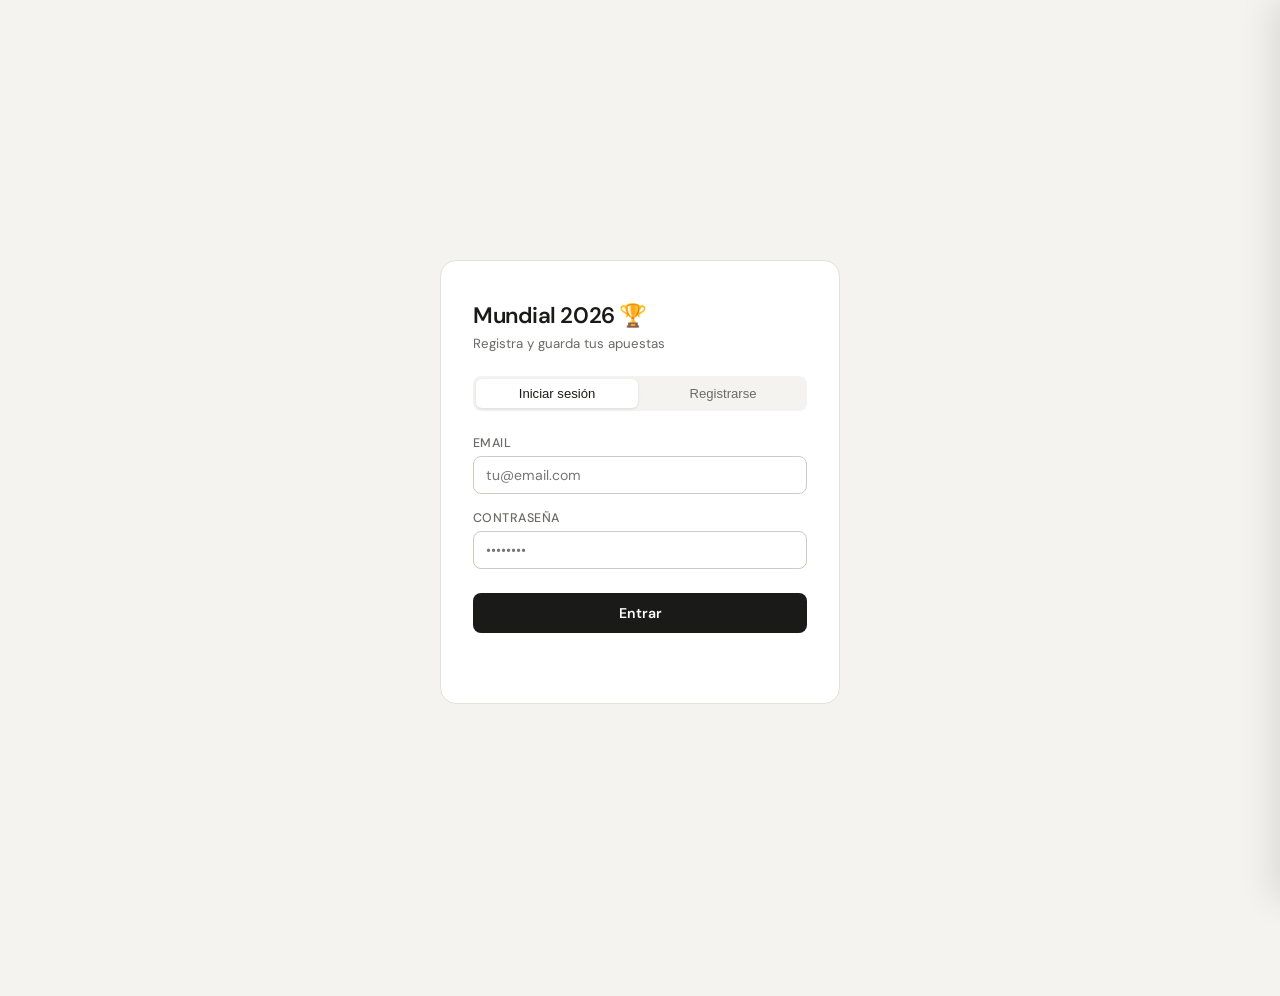
<file: index.html>
<!DOCTYPE html>
<html lang="es">
<head>
  <meta charset="UTF-8" />
  <meta name="viewport" content="width=device-width, initial-scale=1.0" />
  <title>Mundial 2026 — Fase de Grupos | Apuestas</title>
  <link rel="preconnect" href="https://fonts.googleapis.com" />
  <link rel="preconnect" href="https://fonts.gstatic.com" crossorigin />
  <link href="https://fonts.googleapis.com/css2?family=DM+Sans:wght@400;500;600&family=DM+Mono:wght@400;500&display=swap" rel="stylesheet" />
  <link rel="stylesheet" href="styles.css" />
</head>
<body>

<!-- ══ AUTH SCREEN ══ -->
<div id="authScreen">
  <div class="auth-card">
    <h2>Mundial 2026 🏆</h2>
    <p class="subtitle">Registra y guarda tus apuestas</p>
    <div class="auth-tabs">
      <button class="auth-tab active" onclick="switchTab('login')">Iniciar sesión</button>
      <button class="auth-tab" onclick="switchTab('register')">Registrarse</button>
    </div>
    <div id="loginForm">
      <div class="form-group"><label>Email</label><input type="email" id="loginEmail" placeholder="tu@email.com" /></div>
      <div class="form-group"><label>Contraseña</label><input type="password" id="loginPassword" placeholder="••••••••" /></div>
      <button class="btn-primary" id="btnLogin" onclick="login()">Entrar</button>
    </div>
    <div id="registerForm" style="display:none">
      <div class="form-group"><label>Nombre de usuario</label><input type="text" id="regUsername" placeholder="Tu nombre" /></div>
      <div class="form-group"><label>Email</label><input type="email" id="regEmail" placeholder="tu@email.com" /></div>
      <div class="form-group"><label>Contraseña (mín. 8 caracteres)</label><input type="password" id="regPassword" placeholder="••••••••" /></div>
      <button class="btn-primary" id="btnRegister" onclick="register()">Crear cuenta</button>
    </div>
    <p class="auth-error" id="authError"></p>
  </div>
</div>

<!-- ══ APP SCREEN ══ -->
<div id="appScreen">
  <header>
    <div class="header-left">
      <h1>Copa del Mundo 2026 — Fase de Grupos</h1>
      <p>Selecciona tus cuotas y construye tu ticket · Hora Venezuela (VET)</p>
    </div>
    <div class="header-right">
      <span class="user-badge" id="userBadge">—</span>
      <button class="btn-logout" onclick="logout()">Cerrar sesión</button>
    </div>
  </header>

  <!-- Banner de estado de cuotas -->
  <div class="odds-banner" id="oddsBanner" style="display:none">
    <span><span class="dot-stale" id="oddsDot"></span> <span id="oddsStatus">Cargando cuotas...</span></span>
    <button class="btn-refresh" id="btnRefreshOdds" onclick="loadOdds(true)">↻ Actualizar cuotas</button>
  </div>

  <!-- Nav tabs -->
  <div class="nav-tabs">
    <button class="nav-tab active" onclick="switchView('partidos')">Partidos</button>
    <button class="nav-tab" id="tabMisApuestas" onclick="switchView('misApuestas')">Mis Apuestas <span class="badge" id="betsBadge" style="display:none">0</span></button>
  </div>

  <!-- Vista: Mis Apuestas -->
  <div id="misApuestasView">
    <div class="bets-summary" id="betsSummary"></div>
    <div class="bets-list" id="betsList"></div>
  </div>

  <div class="controls">
    <label>Grupo</label>
    <select id="filterGroup">
      <option value="">Todos</option>
      <option>A</option><option>B</option><option>C</option><option>D</option>
      <option>E</option><option>F</option><option>G</option><option>H</option>
      <option>I</option><option>J</option><option>K</option><option>L</option>
    </select>
    <label>Fecha</label>
    <select id="filterDate"><option value="">Todas</option></select>
    <input type="text" id="searchTeam" placeholder="Buscar selección..." />
  </div>

  <div class="card">
    <table>
      <thead>
        <tr>
          <th>Gr.</th>
          <th>Partido</th>
          <th>Hora VET</th>
          <th>Sede</th>
          <th>Apuestas y cuotas</th>
        </tr>
      </thead>
      <tbody id="tableBody"></tbody>
    </table>
    <div class="no-results" id="noResults">No se encontraron partidos.</div>
  </div>
  <p class="footer-bar" id="countLabel"></p>
</div>

<!-- ══ TICKET FLOTANTE ══ -->
<div id="ticketPanel" class="ticket-panel">
  <div class="ticket-header">
    <div class="ticket-header-left">
      <span class="ticket-icon">🎫</span>
      <span class="ticket-title">Mi Ticket</span>
      <span class="ticket-count" id="ticketCount">0</span>
    </div>
    <button class="ticket-close-btn" onclick="clearTicket()" title="Limpiar ticket">✕</button>
  </div>

  <div class="ticket-type-toggle" id="ticketTypeToggle">
    <button class="ttype-btn active" id="btnSingle" onclick="setTicketType('single')">Simple</button>
    <button class="ttype-btn" id="btnCombo" onclick="setTicketType('combo')">Combinada</button>
  </div>

  <div class="ticket-selections" id="ticketSelections">
    <div class="ticket-empty">
      <span>Haz clic en una cuota para añadirla</span>
    </div>
  </div>

  <div class="ticket-footer" id="ticketFooter" style="display:none">
    <div class="ticket-odds-row" id="ticketOddsRow"></div>
    <div class="ticket-amount-row">
      <label class="ticket-amount-label">Monto (USD $)</label>
      <input type="number" id="ticketAmount" class="ticket-amount-input" placeholder="0.00" min="0" step="0.01" oninput="updateTicketCalc()" />
    </div>
    <div class="ticket-calc" id="ticketCalc" style="display:none">
      <div class="ticket-calc-row">
        <span>Ganancia potencial</span>
        <span class="ticket-calc-win" id="ticketCalcWin">—</span>
      </div>
      <div class="ticket-calc-row ticket-calc-total">
        <span>Retorno total</span>
        <span id="ticketCalcTotal">—</span>
      </div>
    </div>
    <button class="ticket-save-btn" onclick="saveTicket()">
      Guardar apuesta
    </button>
    <p class="ticket-error" id="ticketError"></p>
  </div>
</div>

<!-- Botón flotante móvil para abrir el ticket -->
<button class="ticket-fab" id="ticketFab" onclick="toggleTicketPanel()" style="display:none">
  🎫 <span id="ticketFabCount">0</span>
</button>

<div class="toast" id="toast"></div>

<script src="script.js"></script>
</body>
</html>
</file>
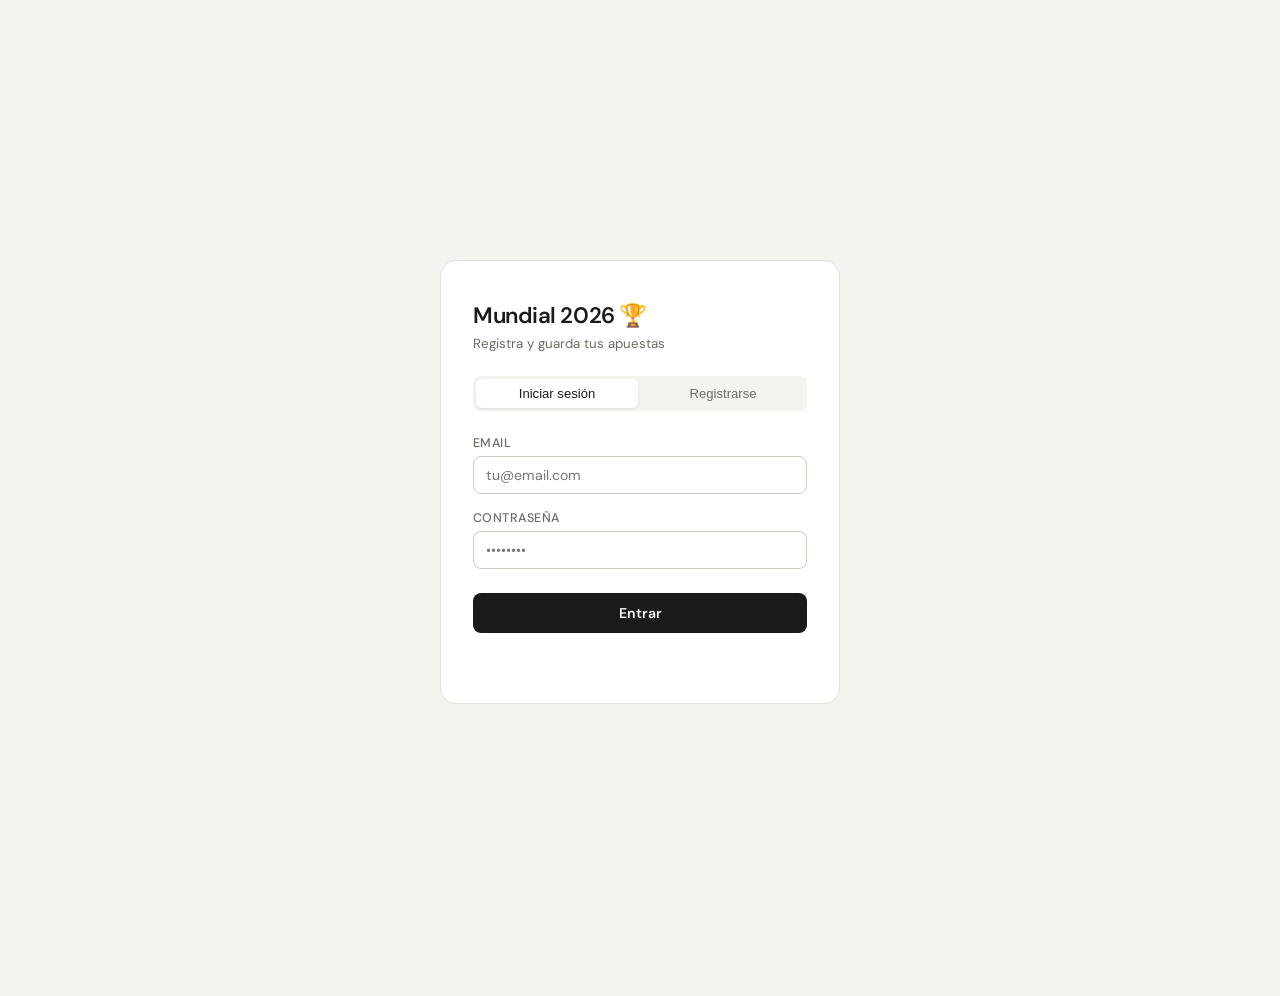
<file: morocho.html>
<!DOCTYPE html>
<html lang="es">
<head>
  <meta charset="UTF-8" />
  <meta name="viewport" content="width=device-width, initial-scale=1.0" />
  <title>Mundial 2026 — Fase de Grupos | Apuestas</title>
  <link rel="preconnect" href="https://fonts.googleapis.com" />
  <link rel="preconnect" href="https://fonts.gstatic.com" crossorigin />
  <link href="https://fonts.googleapis.com/css2?family=DM+Sans:wght@400;500;600&family=DM+Mono:wght@400;500&display=swap" rel="stylesheet" />
  <link rel="stylesheet" href="morocho.css" />
</head>
<body>

<!-- ══════════════════════════════════════════════════════════
     PANTALLA DE AUTENTICACIÓN
══════════════════════════════════════════════════════════ -->
<div id="authScreen">
  <div class="auth-card">
    <h2>Mundial 2026 🏆</h2>
    <p class="subtitle">Registra y guarda tus apuestas</p>

    <div class="auth-tabs">
      <button class="auth-tab active" onclick="switchTab('login')">Iniciar sesión</button>
      <button class="auth-tab" onclick="switchTab('register')">Registrarse</button>
    </div>

    <!-- Login -->
    <div id="loginForm">
      <div class="form-group">
        <label>Email</label>
        <input type="email" id="loginEmail" placeholder="tu@email.com" />
      </div>
      <div class="form-group">
        <label>Contraseña</label>
        <input type="password" id="loginPassword" placeholder="••••••••" />
      </div>
      <button class="btn-primary" id="btnLogin" onclick="login()">Entrar</button>
    </div>

    <!-- Register -->
    <div id="registerForm" style="display:none">
      <div class="form-group">
        <label>Nombre de usuario</label>
        <input type="text" id="regUsername" placeholder="Tu nombre" />
      </div>
      <div class="form-group">
        <label>Email</label>
        <input type="email" id="regEmail" placeholder="tu@email.com" />
      </div>
      <div class="form-group">
        <label>Contraseña (mín. 8 caracteres)</label>
        <input type="password" id="regPassword" placeholder="••••••••" />
      </div>
      <button class="btn-primary" id="btnRegister" onclick="register()">Crear cuenta</button>
    </div>

    <p class="auth-error" id="authError"></p>
  </div>
</div>

<!-- ══════════════════════════════════════════════════════════
     PANTALLA PRINCIPAL (después de login)
══════════════════════════════════════════════════════════ -->
<div id="appScreen">
  <header>
    <div class="header-left">
      <h1>Copa del Mundo 2026 — Fase de Grupos</h1>
      <p>Haz clic en un tipo de apuesta para registrarla · Hora Venezuela (VET)</p>
    </div>
    <div class="header-right">
      <span class="user-badge" id="userBadge">—</span>
      <button class="btn-logout" onclick="logout()">Cerrar sesión</button>
    </div>
  </header>

  <div class="controls">
    <label>Grupo</label>
    <select id="filterGroup">
      <option value="">Todos</option>
      <option>A</option><option>B</option><option>C</option><option>D</option>
      <option>E</option><option>F</option><option>G</option><option>H</option>
      <option>I</option><option>J</option><option>K</option><option>L</option>
    </select>
    <label>Fecha</label>
    <select id="filterDate"><option value="">Todas</option></select>
    <input type="text" id="searchTeam" placeholder="Buscar selección..." />
  </div>

  <div class="card">
    <table>
      <thead>
        <tr>
          <th>Gr.</th>
          <th>Partido</th>
          <th>Hora VET</th>
          <th>Sede</th>
          <th>Tipos de apuesta</th>
        </tr>
      </thead>
      <tbody id="tableBody"></tbody>
    </table>
    <div class="no-results" id="noResults">No se encontraron partidos con ese filtro.</div>
  </div>
  <p class="footer-bar" id="countLabel"></p>
</div>

<!-- ══════════════════════════════════════════════════════════
     MODAL DE APUESTA
══════════════════════════════════════════════════════════ -->
<div class="modal-overlay" id="modalOverlay">
  <div class="modal">
    <h3 id="modalTitle">Registrar apuesta</h3>
    <p class="modal-sub" id="modalSub"></p>
    <div class="form-group">
      <label>Monto apostado (Bs / USD / lo que uses)</label>
      <input type="number" id="modalAmount" placeholder="ej: 10" min="0" step="0.01" />
    </div>
    <div class="form-group">
      <label>Tu predicción</label>
      <input type="text" id="modalPrediction" placeholder="ej: 2-1, Más de 2.5, Local..." />
    </div>
    <div class="modal-actions">
      <button class="btn-cancel" onclick="closeModal()">Cancelar</button>
      <button class="btn-delete" id="btnDeleteBet" onclick="deleteBet()" style="display:none">Eliminar</button>
      <button class="btn-save" onclick="saveBet()">Guardar</button>
    </div>
    <p class="auth-error" id="modalError"></p>
  </div>
</div>

<!-- Toast notification -->
<div class="toast" id="toast"></div>

<script>
// ══════════════════════════════════════════════════════════════
// CONFIGURACIÓN — cambia esta URL por la de tu backend en Railway
// ══════════════════════════════════════════════════════════════
const API_URL = 'https://morocho-production.up.railway.app'; // ← CAMBIA ESTO

// ══════════════════════════════════════════════════════════════
// DATOS
// ══════════════════════════════════════════════════════════════
const BETS = [
  { cls: 't-result',  label: '1X2' },
  { cls: 't-goles',   label: 'Goles +/-' },
  { cls: 't-hcp',     label: 'Hándicap' },
  { cls: 't-ambos',   label: 'Ambos anotan' },
  { cls: 't-mitad',   label: '1er tiempo' },
  { cls: 't-corner',  label: 'Córners' },
  { cls: 't-tarjeta', label: 'Tarjetas' },
  { cls: 't-jugador', label: 'Primer goleador' },
];

const matches = [
  {g:'A', date:'11 jun', time:'15:00', home:'México',        away:'Sudáfrica',       venue:'Ciudad de México'},
  {g:'A', date:'11 jun', time:'22:00', home:'Corea del Sur', away:'Chequia',         venue:'Guadalajara'},
  {g:'B', date:'12 jun', time:'15:00', home:'Canadá',        away:'Bosnia & Herz.',  venue:'Toronto'},
  {g:'D', date:'12 jun', time:'21:00', home:'EE.UU.',        away:'Paraguay',        venue:'Los Ángeles'},
  {g:'B', date:'13 jun', time:'15:00', home:'Catar',         away:'Suiza',           venue:'San Francisco'},
  {g:'C', date:'13 jun', time:'18:00', home:'Brasil',        away:'Marruecos',       venue:'Nueva York/NJ'},
  {g:'C', date:'13 jun', time:'21:00', home:'Haití',         away:'Escocia',         venue:'Boston'},
  {g:'D', date:'13 jun', time:'00:00', home:'Australia',     away:'Turquía',         venue:'Vancouver'},
  {g:'E', date:'14 jun', time:'13:00', home:'Alemania',      away:'Curazao',         venue:'Houston'},
  {g:'F', date:'14 jun', time:'16:00', home:'Países Bajos',  away:'Japón',           venue:'Dallas'},
  {g:'E', date:'14 jun', time:'19:00', home:'C. de Marfil',  away:'Ecuador',         venue:'Filadelfia'},
  {g:'F', date:'14 jun', time:'22:00', home:'Suecia',        away:'Túnez',           venue:'Monterrey'},
  {g:'H', date:'15 jun', time:'12:00', home:'España',        away:'Cabo Verde',      venue:'Atlanta'},
  {g:'G', date:'15 jun', time:'15:00', home:'Bélgica',       away:'Egipto',          venue:'Seattle'},
  {g:'H', date:'15 jun', time:'18:00', home:'Arabia Saudita',away:'Uruguay',         venue:'Miami'},
  {g:'G', date:'15 jun', time:'21:00', home:'Irán',          away:'Nueva Zelanda',   venue:'Los Ángeles'},
  {g:'I', date:'16 jun', time:'15:00', home:'Francia',       away:'Senegal',         venue:'Nueva York/NJ'},
  {g:'I', date:'16 jun', time:'18:00', home:'Irak',          away:'Noruega',         venue:'Boston'},
  {g:'J', date:'16 jun', time:'21:00', home:'Argentina',     away:'Argelia',         venue:'Kansas City'},
  {g:'J', date:'16 jun', time:'00:00', home:'Austria',       away:'Jordania',        venue:'San Francisco'},
  {g:'K', date:'17 jun', time:'13:00', home:'Portugal',      away:'RD Congo',        venue:'Houston'},
  {g:'L', date:'17 jun', time:'16:00', home:'Inglaterra',    away:'Croacia',         venue:'Dallas'},
  {g:'L', date:'17 jun', time:'19:00', home:'Ghana',         away:'Panamá',          venue:'Toronto'},
  {g:'K', date:'17 jun', time:'22:00', home:'Uzbekistán',    away:'Colombia',        venue:'Ciudad de México'},
  {g:'A', date:'18 jun', time:'12:00', home:'Chequia',       away:'Sudáfrica',       venue:'Atlanta'},
  {g:'B', date:'18 jun', time:'15:00', home:'Suiza',         away:'Bosnia & Herz.',  venue:'Los Ángeles'},
  {g:'B', date:'18 jun', time:'18:00', home:'Canadá',        away:'Catar',           venue:'Vancouver'},
  {g:'A', date:'18 jun', time:'21:00', home:'México',        away:'Corea del Sur',   venue:'Guadalajara'},
  {g:'D', date:'19 jun', time:'15:00', home:'EE.UU.',        away:'Australia',       venue:'Seattle'},
  {g:'C', date:'19 jun', time:'18:00', home:'Escocia',       away:'Marruecos',       venue:'Boston'},
  {g:'C', date:'19 jun', time:'21:00', home:'Brasil',        away:'Haití',           venue:'Filadelfia'},
  {g:'D', date:'19 jun', time:'00:00', home:'Turquía',       away:'Paraguay',        venue:'San Francisco'},
  {g:'F', date:'20 jun', time:'13:00', home:'Países Bajos',  away:'Suecia',          venue:'Houston'},
  {g:'E', date:'20 jun', time:'16:00', home:'Alemania',      away:'C. de Marfil',    venue:'Toronto'},
  {g:'E', date:'20 jun', time:'20:00', home:'Ecuador',       away:'Curazao',         venue:'Kansas City'},
  {g:'F', date:'20 jun', time:'00:00', home:'Túnez',         away:'Japón',           venue:'Monterrey'},
  {g:'H', date:'21 jun', time:'12:00', home:'España',        away:'Arabia Saudita',  venue:'Atlanta'},
  {g:'G', date:'21 jun', time:'15:00', home:'Bélgica',       away:'Irán',            venue:'Los Ángeles'},
  {g:'H', date:'21 jun', time:'18:00', home:'Uruguay',       away:'Cabo Verde',      venue:'Miami'},
  {g:'G', date:'21 jun', time:'21:00', home:'Nueva Zelanda', away:'Egipto',          venue:'Vancouver'},
  {g:'J', date:'22 jun', time:'13:00', home:'Argentina',     away:'Austria',         venue:'Dallas'},
  {g:'I', date:'22 jun', time:'17:00', home:'Francia',       away:'Irak',            venue:'Filadelfia'},
  {g:'I', date:'22 jun', time:'20:00', home:'Noruega',       away:'Senegal',         venue:'Nueva York/NJ'},
  {g:'J', date:'22 jun', time:'23:00', home:'Jordania',      away:'Argelia',         venue:'San Francisco'},
  {g:'K', date:'23 jun', time:'13:00', home:'Portugal',      away:'Uzbekistán',      venue:'Houston'},
  {g:'L', date:'23 jun', time:'16:00', home:'Inglaterra',    away:'Ghana',           venue:'Boston'},
  {g:'L', date:'23 jun', time:'19:00', home:'Panamá',        away:'Croacia',         venue:'Toronto'},
  {g:'K', date:'23 jun', time:'22:00', home:'Colombia',      away:'RD Congo',        venue:'Guadalajara'},
  {g:'B', date:'24 jun', time:'15:00', home:'Suiza',         away:'Canadá',          venue:'Vancouver'},
  {g:'B', date:'24 jun', time:'15:00', home:'Bosnia & Herz.',away:'Catar',           venue:'Seattle'},
  {g:'C', date:'24 jun', time:'18:00', home:'Escocia',       away:'Brasil',          venue:'Miami'},
  {g:'C', date:'24 jun', time:'18:00', home:'Marruecos',     away:'Haití',           venue:'Atlanta'},
  {g:'A', date:'24 jun', time:'21:00', home:'Chequia',       away:'México',          venue:'Ciudad de México'},
  {g:'A', date:'24 jun', time:'21:00', home:'Sudáfrica',     away:'Corea del Sur',   venue:'Monterrey'},
  {g:'E', date:'25 jun', time:'16:00', home:'Curazao',       away:'C. de Marfil',    venue:'Filadelfia'},
  {g:'E', date:'25 jun', time:'16:00', home:'Ecuador',       away:'Alemania',        venue:'Nueva York/NJ'},
  {g:'F', date:'25 jun', time:'19:00', home:'Japón',         away:'Suecia',          venue:'Dallas'},
  {g:'F', date:'25 jun', time:'19:00', home:'Túnez',         away:'Países Bajos',    venue:'Kansas City'},
  {g:'D', date:'25 jun', time:'22:00', home:'Turquía',       away:'EE.UU.',          venue:'Los Ángeles'},
  {g:'D', date:'25 jun', time:'22:00', home:'Paraguay',      away:'Australia',       venue:'San Francisco'},
  {g:'I', date:'26 jun', time:'15:00', home:'Noruega',       away:'Francia',         venue:'Boston'},
  {g:'I', date:'26 jun', time:'15:00', home:'Senegal',       away:'Irak',            venue:'Toronto'},
  {g:'H', date:'26 jun', time:'20:00', home:'Cabo Verde',    away:'Arabia Saudita',  venue:'Houston'},
  {g:'H', date:'26 jun', time:'20:00', home:'Uruguay',       away:'España',          venue:'Guadalajara'},
  {g:'G', date:'26 jun', time:'23:00', home:'Egipto',        away:'Irán',            venue:'Seattle'},
  {g:'G', date:'26 jun', time:'23:00', home:'Nueva Zelanda', away:'Bélgica',         venue:'Vancouver'},
  {g:'L', date:'27 jun', time:'17:00', home:'Panamá',        away:'Inglaterra',      venue:'Nueva York/NJ'},
  {g:'L', date:'27 jun', time:'17:00', home:'Croacia',       away:'Ghana',           venue:'Filadelfia'},
  {g:'K', date:'27 jun', time:'19:30', home:'Colombia',      away:'Portugal',        venue:'Miami'},
  {g:'K', date:'27 jun', time:'19:30', home:'RD Congo',      away:'Uzbekistán',      venue:'Atlanta'},
  {g:'J', date:'27 jun', time:'22:00', home:'Argelia',       away:'Austria',         venue:'Kansas City'},
  {g:'J', date:'27 jun', time:'22:00', home:'Jordania',      away:'Argentina',       venue:'Dallas'},
];

// ══════════════════════════════════════════════════════════════
// ESTADO
// ══════════════════════════════════════════════════════════════
let token    = localStorage.getItem('token')    || null;
let user     = JSON.parse(localStorage.getItem('user') || 'null');
let savedBets = {}; // { "matchId|betType": { id, amount, prediction } }

// Modal state
let modalMatch   = null;
let modalBetType = null;
let modalBetId   = null;

// ══════════════════════════════════════════════════════════════
// INIT
// ══════════════════════════════════════════════════════════════
(function init() {
  if (token && user) {
    showApp();
  } else {
    document.getElementById('authScreen').style.display = 'flex';
  }
})();

// ══════════════════════════════════════════════════════════════
// AUTH
// ══════════════════════════════════════════════════════════════
function switchTab(tab) {
  document.querySelectorAll('.auth-tab').forEach((b, i) =>
    b.classList.toggle('active', (i === 0) === (tab === 'login'))
  );
  document.getElementById('loginForm').style.display    = tab === 'login'    ? 'block' : 'none';
  document.getElementById('registerForm').style.display = tab === 'register' ? 'block' : 'none';
  document.getElementById('authError').textContent = '';
}

async function login() {
  const email    = document.getElementById('loginEmail').value.trim();
  const password = document.getElementById('loginPassword').value;
  setAuthError('');
  if (!email || !password) return setAuthError('Completa todos los campos');

  const btn = document.getElementById('btnLogin');
  btn.disabled = true; btn.textContent = 'Entrando...';

  try {
    const res  = await fetch(`${API_URL}/api/auth/login`, {
      method: 'POST',
      headers: { 'Content-Type': 'application/json' },
      body: JSON.stringify({ email, password }),
    });
    const data = await res.json();
    if (!res.ok) throw new Error(data.error || 'Error al iniciar sesión');

    token = data.token;
    user  = data.user;
    localStorage.setItem('token', token);
    localStorage.setItem('user', JSON.stringify(user));
    showApp();
  } catch (err) {
    setAuthError(err.message);
  } finally {
    btn.disabled = false; btn.textContent = 'Entrar';
  }
}

async function register() {
  const username = document.getElementById('regUsername').value.trim();
  const email    = document.getElementById('regEmail').value.trim();
  const password = document.getElementById('regPassword').value;
  setAuthError('');
  if (!username || !email || !password) return setAuthError('Completa todos los campos');
  if (password.length < 8) return setAuthError('La contraseña debe tener al menos 8 caracteres');

  const btn = document.getElementById('btnRegister');
  btn.disabled = true; btn.textContent = 'Creando cuenta...';

  try {
    const res  = await fetch(`${API_URL}/api/auth/register`, {
      method: 'POST',
      headers: { 'Content-Type': 'application/json' },
      body: JSON.stringify({ username, email, password }),
    });
    const data = await res.json();
    if (!res.ok) throw new Error(data.error || 'Error al registrarse');

    token = data.token;
    user  = data.user;
    localStorage.setItem('token', token);
    localStorage.setItem('user', JSON.stringify(user));
    showApp();
  } catch (err) {
    setAuthError(err.message);
  } finally {
    btn.disabled = false; btn.textContent = 'Crear cuenta';
  }
}

function logout() {
  token = null; user = null; savedBets = {};
  localStorage.removeItem('token');
  localStorage.removeItem('user');
  document.getElementById('appScreen').style.display  = 'none';
  document.getElementById('authScreen').style.display = 'flex';
}

function setAuthError(msg) {
  document.getElementById('authError').textContent = msg;
}

// ══════════════════════════════════════════════════════════════
// APP
// ══════════════════════════════════════════════════════════════
async function showApp() {
  document.getElementById('authScreen').style.display = 'none';
  document.getElementById('appScreen').style.display  = 'block';
  document.getElementById('userBadge').textContent    = `👤 ${user.username}`;

  // Populate date filter
  const dates      = [...new Set(matches.map(m => m.date))];
  const dateSelect = document.getElementById('filterDate');
  dateSelect.innerHTML = '<option value="">Todas</option>';
  dates.forEach(d => {
    const o = document.createElement('option');
    o.value = d; o.textContent = d;
    dateSelect.appendChild(o);
  });

  document.getElementById('filterGroup').addEventListener('change', render);
  document.getElementById('filterDate').addEventListener('change', render);
  document.getElementById('searchTeam').addEventListener('input', render);

  await loadBets();
  render();
}

async function loadBets() {
  try {
    const res  = await fetch(`${API_URL}/api/bets`, {
      headers: { 'Authorization': `Bearer ${token}` }
    });
    if (res.status === 401) { logout(); return; }
    const data = await res.json();
    savedBets = {};
    data.forEach(b => {
      savedBets[`${b.match_id}|${b.bet_type}`] = { id: b.id, amount: b.amount, prediction: b.prediction };
    });
  } catch (err) {
    console.error('Error cargando apuestas:', err);
  }
}

// ══════════════════════════════════════════════════════════════
// RENDER
// ══════════════════════════════════════════════════════════════
function matchId(m) {
  return `${m.g}_${m.home}_${m.away}_${m.date}`.replace(/\s+/g, '').replace(/[^a-zA-Z0-9_áéíóúÁÉÍÓÚñÑ]/g, '');
}

function buildTags(m) {
  const mid = matchId(m);
  return BETS.map(b => {
    const key     = `${mid}|${b.label}`;
    const saved   = savedBets[key];
    const classes = `tag ${b.cls}${saved ? ' saved' : ''}`;
    const title   = saved
      ? `Apuesta guardada: ${saved.prediction || '—'} · ${saved.amount ? '$'+saved.amount : 'sin monto'}`
      : 'Clic para registrar apuesta';
    return `<span class="${classes}" title="${title}" onclick="openModal(${JSON.stringify(m).replace(/"/g,"'")}, '${b.label}')">${b.label}</span>`;
  }).join('');
}

function render() {
  const gFilter = document.getElementById('filterGroup').value;
  const dFilter = document.getElementById('filterDate').value;
  const search  = document.getElementById('searchTeam').value.toLowerCase().trim();

  const filtered = matches.filter(m => {
    if (gFilter && m.g !== gFilter) return false;
    if (dFilter && m.date !== dFilter) return false;
    if (search && !m.home.toLowerCase().includes(search) && !m.away.toLowerCase().includes(search)) return false;
    return true;
  });

  const tbody   = document.getElementById('tableBody');
  const noRes   = document.getElementById('noResults');
  const countEl = document.getElementById('countLabel');

  if (!filtered.length) {
    tbody.innerHTML = '';
    noRes.style.display = 'block';
    countEl.textContent = '';
    return;
  }

  noRes.style.display = 'none';
  countEl.textContent = `${filtered.length} partido${filtered.length !== 1 ? 's' : ''} mostrado${filtered.length !== 1 ? 's' : ''}`;

  tbody.innerHTML = filtered.map(m => `
    <tr>
      <td data-label="Gr."><span class="grp">${m.g}</span></td>
      <td data-label="Partido" class="match-name">${m.home} <span class="vs">vs</span> ${m.away}</td>
      <td data-label="Hora VET" class="time-cell">${m.time}<br><span class="date-sub">${m.date}</span></td>
      <td data-label="Sede" class="venue">${m.venue}</td>
      <td data-label="Apuestas"><div class="tags">${buildTags(m)}</div></td>
    </tr>
  `).join('');
}

// ══════════════════════════════════════════════════════════════
// MODAL
// ══════════════════════════════════════════════════════════════
function openModal(m, betType) {
  modalMatch   = m;
  modalBetType = betType;

  const mid     = matchId(m);
  const key     = `${mid}|${betType}`;
  const existing = savedBets[key];
  modalBetId    = existing ? existing.id : null;

  document.getElementById('modalTitle').textContent = `${betType} — ${m.home} vs ${m.away}`;
  document.getElementById('modalSub').textContent   = `${m.date} · ${m.time} VET · ${m.venue}`;
  document.getElementById('modalAmount').value      = existing?.amount || '';
  document.getElementById('modalPrediction').value  = existing?.prediction || '';
  document.getElementById('modalError').textContent = '';
  document.getElementById('btnDeleteBet').style.display = existing ? 'block' : 'none';

  document.getElementById('modalOverlay').classList.add('open');
}

function closeModal() {
  document.getElementById('modalOverlay').classList.remove('open');
  modalMatch = modalBetType = modalBetId = null;
}

async function saveBet() {
  const amount     = document.getElementById('modalAmount').value;
  const prediction = document.getElementById('modalPrediction').value.trim();
  document.getElementById('modalError').textContent = '';

  const mid = matchId(modalMatch);
  try {
    const res = await fetch(`${API_URL}/api/bets`, {
      method: 'POST',
      headers: {
        'Content-Type': 'application/json',
        'Authorization': `Bearer ${token}`,
      },
      body: JSON.stringify({
        match_id:   mid,
        home:       modalMatch.home,
        away:       modalMatch.away,
        match_date: modalMatch.date,
        match_time: modalMatch.time,
        venue:      modalMatch.venue,
        grupo:      modalMatch.g,
        bet_type:   modalBetType,
        amount:     amount ? parseFloat(amount) : null,
        prediction: prediction || null,
      }),
    });
    const data = await res.json();
    if (!res.ok) throw new Error(data.error || 'Error al guardar');

    savedBets[`${mid}|${modalBetType}`] = { id: data.id, amount: data.amount, prediction: data.prediction };
    closeModal();
    render();
    showToast('✓ Apuesta guardada');
  } catch (err) {
    document.getElementById('modalError').textContent = err.message;
  }
}

async function deleteBet() {
  if (!modalBetId) return;
  try {
    const res = await fetch(`${API_URL}/api/bets/${modalBetId}`, {
      method: 'DELETE',
      headers: { 'Authorization': `Bearer ${token}` },
    });
    if (!res.ok) throw new Error('Error al eliminar');

    const mid = matchId(modalMatch);
    delete savedBets[`${mid}|${modalBetType}`];
    closeModal();
    render();
    showToast('Apuesta eliminada');
  } catch (err) {
    document.getElementById('modalError').textContent = err.message;
  }
}

// Cerrar modal al hacer clic fuera
document.getElementById('modalOverlay').addEventListener('click', function(e) {
  if (e.target === this) closeModal();
});

// ══════════════════════════════════════════════════════════════
// TOAST
// ══════════════════════════════════════════════════════════════
function showToast(msg) {
  const t = document.getElementById('toast');
  t.textContent = msg;
  t.classList.add('show');
  setTimeout(() => t.classList.remove('show'), 2500);
}
</script>
</body>
</html>
</file>
<file: styles.css>
*, *::before, *::after { box-sizing: border-box; margin: 0; padding: 0; }

:root {
  --bg:        #f4f3ef;
  --surface:   #ffffff;
  --border:    #e2e1da;
  --border2:   #cccbc2;
  --text:      #1a1a18;
  --muted:     #6b6a63;
  --accent:    #1a1a18;
  --danger:    #c0392b;
  --success:   #1a6b22;

  --blue-bg:   #ddeeff; --blue-text: #0a4a8a; --blue-border: #aaccee;
  --green-bg:  #dff4e0; --green-text: #1a6b22; --green-border: #9fd9a3;
  --amber-bg:  #fef3d0; --amber-text: #7a4f00; --amber-border: #f5d06a;
  --purple-bg: #ece9fd; --purple-text: #3d2fa0; --purple-border: #c4bdf5;
  --pink-bg:   #fde8f2; --pink-text:  #8b1d54; --pink-border:  #f0aed0;
  --teal-bg:   #d8f5ee; --teal-text:  #0a5e45; --teal-border:  #8dd8c6;
  --red-bg:    #fde8e8; --red-text:   #8b1a1a; --red-border:   #f0aeae;
  --gray-bg:   #ebebeb; --gray-text:  #444440; --gray-border:  #ccccca;
}

body {
  font-family: 'DM Sans', sans-serif;
  background: var(--bg);
  color: var(--text);
  min-height: 100vh;
  padding: 2rem 1.5rem 4rem;
}

/* ── AUTH SCREEN ── */
#authScreen {
  display: flex;
  align-items: center;
  justify-content: center;
  min-height: 100vh;
  padding: 1rem;
}
.auth-card {
  background: var(--surface);
  border: 1px solid var(--border);
  border-radius: 16px;
  padding: 2.5rem 2rem;
  width: 100%;
  max-width: 400px;
}
.auth-card h2 {
  font-size: 1.4rem;
  font-weight: 600;
  letter-spacing: -0.02em;
  margin-bottom: 0.3rem;
}
.auth-card p.subtitle {
  font-size: 0.83rem;
  color: var(--muted);
  margin-bottom: 1.5rem;
}
.auth-tabs {
  display: flex;
  gap: 4px;
  margin-bottom: 1.5rem;
  background: var(--bg);
  border-radius: 8px;
  padding: 3px;
}
.auth-tab {
  flex: 1;
  padding: 7px;
  text-align: center;
  font-size: 0.82rem;
  font-weight: 500;
  border-radius: 6px;
  cursor: pointer;
  border: none;
  background: transparent;
  color: var(--muted);
  transition: all .15s;
}
.auth-tab.active {
  background: var(--surface);
  color: var(--text);
  box-shadow: 0 1px 3px rgba(0,0,0,.1);
}
.form-group {
  margin-bottom: 1rem;
}
.form-group label {
  display: block;
  font-size: 0.78rem;
  font-weight: 500;
  color: var(--muted);
  text-transform: uppercase;
  letter-spacing: 0.04em;
  margin-bottom: 5px;
}
.form-group input {
  width: 100%;
  font-family: 'DM Sans', sans-serif;
  font-size: 0.88rem;
  height: 38px;
  padding: 0 12px;
  border: 1px solid var(--border2);
  border-radius: 8px;
  background: var(--surface);
  color: var(--text);
  outline: none;
  transition: border-color .15s;
}
.form-group input:focus { border-color: var(--accent); }

.btn-primary {
  width: 100%;
  height: 40px;
  background: var(--accent);
  color: #fff;
  border: none;
  border-radius: 8px;
  font-family: 'DM Sans', sans-serif;
  font-size: 0.88rem;
  font-weight: 600;
  cursor: pointer;
  transition: opacity .15s;
  margin-top: 0.5rem;
}
.btn-primary:hover { opacity: 0.85; }
.btn-primary:disabled { opacity: 0.5; cursor: not-allowed; }

.auth-error {
  font-size: 0.8rem;
  color: var(--danger);
  margin-top: 0.75rem;
  text-align: center;
  min-height: 18px;
}

/* ── APP SCREEN ── */
#appScreen { display: none; }

header {
  max-width: 1100px;
  margin: 0 auto 2rem;
  display: flex;
  align-items: flex-start;
  justify-content: space-between;
  gap: 1rem;
  flex-wrap: wrap;
}
.header-left h1 {
  font-size: 1.6rem;
  font-weight: 600;
  letter-spacing: -0.02em;
  line-height: 1.2;
}
.header-left p {
  font-size: 0.85rem;
  color: var(--muted);
  margin-top: 4px;
}
.header-right {
  display: flex;
  align-items: center;
  gap: 10px;
}
.user-badge {
  font-size: 0.82rem;
  color: var(--muted);
  background: var(--surface);
  border: 1px solid var(--border);
  border-radius: 99px;
  padding: 5px 14px;
}
.btn-logout {
  font-family: 'DM Sans', sans-serif;
  font-size: 0.8rem;
  font-weight: 500;
  color: var(--muted);
  background: none;
  border: 1px solid var(--border2);
  border-radius: 8px;
  padding: 5px 12px;
  cursor: pointer;
  transition: all .15s;
}
.btn-logout:hover { border-color: var(--danger); color: var(--danger); }

/* ── CONTROLS ── */
.controls {
  max-width: 1100px;
  margin: 0 auto 1rem;
  display: flex;
  flex-wrap: wrap;
  gap: 8px;
  align-items: center;
}
.controls label {
  font-size: 0.78rem;
  color: var(--muted);
  font-weight: 500;
  text-transform: uppercase;
  letter-spacing: 0.04em;
}
.controls select,
.controls input[type="text"] {
  font-family: 'DM Sans', sans-serif;
  font-size: 0.82rem;
  height: 34px;
  padding: 0 10px;
  border: 1px solid var(--border2);
  border-radius: 8px;
  background: var(--surface);
  color: var(--text);
  outline: none;
  cursor: pointer;
  transition: border-color .15s;
}
.controls select:focus,
.controls input:focus { border-color: var(--accent); }
.controls input[type="text"] { width: 190px; }

/* ── TABLE ── */
.card {
  max-width: 1100px;
  margin: 0 auto;
  background: var(--surface);
  border: 1px solid var(--border);
  border-radius: 14px;
  overflow: hidden;
}
table {
  width: 100%;
  border-collapse: collapse;
  font-size: 0.82rem;
}
thead tr {
  background: #f9f8f5;
  border-bottom: 1px solid var(--border);
}
thead th {
  padding: 11px 14px;
  text-align: left;
  font-size: 0.73rem;
  font-weight: 600;
  color: var(--muted);
  text-transform: uppercase;
  letter-spacing: 0.06em;
  white-space: nowrap;
}
tbody tr {
  border-bottom: 1px solid var(--border);
  transition: background .1s;
}
tbody tr:last-child { border-bottom: none; }
tbody tr:hover { background: #fafaf7; }
td { padding: 10px 14px; vertical-align: middle; }

.grp {
  display: inline-flex;
  align-items: center;
  justify-content: center;
  width: 26px; height: 26px;
  border-radius: 50%;
  font-size: 0.75rem;
  font-weight: 600;
  background: var(--accent);
  color: #fff;
}
.match-name { font-weight: 500; font-size: 0.84rem; white-space: nowrap; }
.vs { color: var(--muted); font-weight: 400; margin: 0 4px; font-size: 0.78rem; }
.time-cell { font-family: 'DM Mono', monospace; font-size: 0.78rem; color: var(--muted); white-space: nowrap; }
.date-sub  { font-size: 0.7rem; color: #aaa; }
.venue     { font-size: 0.78rem; color: var(--muted); white-space: nowrap; }

/* Tags clickeables */
.tags { display: flex; flex-wrap: wrap; gap: 5px; }
.tag {
  display: inline-block;
  padding: 3px 9px;
  border-radius: 99px;
  font-size: 0.71rem;
  font-weight: 500;
  border: 1px solid;
  white-space: nowrap;
  cursor: pointer;
  transition: transform .1s, box-shadow .1s;
  user-select: none;
}
.tag:hover { transform: translateY(-1px); box-shadow: 0 2px 6px rgba(0,0,0,.1); }
.tag.selected { box-shadow: 0 0 0 2px var(--accent); transform: translateY(-1px); }

.t-result  { background: var(--blue-bg);   color: var(--blue-text);   border-color: var(--blue-border); }
.t-goles   { background: var(--green-bg);  color: var(--green-text);  border-color: var(--green-border); }
.t-hcp     { background: var(--amber-bg);  color: var(--amber-text);  border-color: var(--amber-border); }
.t-ambos   { background: var(--purple-bg); color: var(--purple-text); border-color: var(--purple-border); }
.t-mitad   { background: var(--pink-bg);   color: var(--pink-text);   border-color: var(--pink-border); }
.t-corner  { background: var(--teal-bg);   color: var(--teal-text);   border-color: var(--teal-border); }
.t-tarjeta { background: var(--red-bg);    color: var(--red-text);    border-color: var(--red-border); }
.t-jugador { background: var(--gray-bg);   color: var(--gray-text);   border-color: var(--gray-border); }

.no-results { padding: 2.5rem; text-align: center; font-size: 0.85rem; color: var(--muted); display: none; }
.footer-bar { max-width: 1100px; margin: 0.6rem auto 0; font-size: 0.75rem; color: var(--muted); }

th:nth-child(1) { width: 46px; }
th:nth-child(2) { width: 200px; }
th:nth-child(3) { width: 90px; }
th:nth-child(4) { width: 140px; }
th:nth-child(5) { }

/* ── BET MODAL ── */
.modal-overlay {
  position: fixed;
  inset: 0;
  background: rgba(0,0,0,0.4);
  backdrop-filter: blur(2px);
  display: flex;
  align-items: center;
  justify-content: center;
  z-index: 1000;
  padding: 1rem;
  opacity: 0;
  pointer-events: none;
  transition: opacity .2s;
}
.modal-overlay.open { opacity: 1; pointer-events: all; }
.modal {
  background: var(--surface);
  border-radius: 16px;
  padding: 1.75rem;
  width: 100%;
  max-width: 420px;
  transform: translateY(10px);
  transition: transform .2s;
  box-shadow: 0 20px 60px rgba(0,0,0,.2);
}
.modal-overlay.open .modal { transform: translateY(0); }
.modal h3 { font-size: 1.1rem; font-weight: 600; margin-bottom: 0.25rem; }
.modal .modal-sub { font-size: 0.8rem; color: var(--muted); margin-bottom: 1.25rem; }
.modal .form-group { margin-bottom: 1rem; }
.modal-actions { display: flex; gap: 8px; margin-top: 1.25rem; }
.btn-save {
  flex: 1; height: 38px;
  background: var(--accent); color: #fff;
  border: none; border-radius: 8px;
  font-family: 'DM Sans', sans-serif;
  font-size: 0.85rem; font-weight: 600;
  cursor: pointer; transition: opacity .15s;
}
.btn-save:hover { opacity: 0.85; }
.btn-cancel {
  flex: 1; height: 38px;
  background: none; color: var(--muted);
  border: 1px solid var(--border2); border-radius: 8px;
  font-family: 'DM Sans', sans-serif;
  font-size: 0.85rem; cursor: pointer;
  transition: border-color .15s;
}
.btn-cancel:hover { border-color: var(--danger); color: var(--danger); }
.btn-delete {
  height: 38px; padding: 0 14px;
  background: none; color: var(--danger);
  border: 1px solid var(--red-border); border-radius: 8px;
  font-family: 'DM Sans', sans-serif;
  font-size: 0.82rem; cursor: pointer;
  transition: background .15s;
}
.btn-delete:hover { background: var(--red-bg); }

/* saved indicator on tag */
.tag.saved::after {
  content: ' ✓';
  font-size: 0.65rem;
}

/* toast */
.toast {
  position: fixed;
  bottom: 1.5rem; left: 50%;
  transform: translateX(-50%) translateY(20px);
  background: var(--accent);
  color: #fff;
  padding: 9px 20px;
  border-radius: 99px;
  font-size: 0.82rem;
  font-weight: 500;
  opacity: 0;
  transition: all .25s;
  pointer-events: none;
  z-index: 2000;
  white-space: nowrap;
}
.toast.show { opacity: 1; transform: translateX(-50%) translateY(0); }

/* ── RESPONSIVE ── */
@media (max-width: 720px) {
  body { padding: 0.75rem 0.75rem 6rem; }

  /* Header: stack vertically */
  header {
    flex-direction: column;
    gap: 0.75rem;
    margin-bottom: 1rem;
    padding: 0;
  }
  .header-left h1 { font-size: 1.15rem; }
  .header-left p  { font-size: 0.78rem; }
  .header-right {
    width: 100%;
    justify-content: space-between;
  }
  .user-badge { font-size: 0.78rem; }
  .btn-logout { font-size: 0.78rem; padding: 7px 14px; min-height: 36px; }

  /* Odds banner */
  .odds-banner {
    flex-direction: column;
    align-items: flex-start;
    gap: 8px;
    padding: 10px 12px;
  }
  .btn-refresh { width: 100%; text-align: center; padding: 8px 12px; min-height: 36px; }

  /* Nav tabs */
  .nav-tabs { margin-bottom: 0.75rem; }
  .nav-tab  { padding: 10px 14px; font-size: 0.82rem; }

  /* Controls */
  .controls {
    width: 100%;
    padding: 0;
    flex-direction: column;
    align-items: stretch;
    gap: 6px;
    margin-bottom: 0.75rem;
  }
  .controls label { width: 100%; margin-top: 0.25rem; }
  .controls select,
  .controls input[type="text"] { width: 100%; height: 42px; font-size: 0.9rem; padding: 0 12px; }

  /* Table → card list */
  .card { border-radius: 12px; }
  table  { display: block; }
  thead  { display: none; }
  tbody  { display: block; }

  tr {
    display: flex;
    flex-direction: column;
    gap: 0;
    padding: 0.9rem 0.85rem;
    border-bottom: 1px solid var(--border);
    position: relative;
  }
  tr:last-child { border-bottom: none; }
  td { display: block; padding: 0; min-width: 0; }

  /* Grupo (1st cell): pequeño badge arriba-derecha */
  td:nth-child(1) {
    position: absolute;
    top: 0.9rem;
    right: 0.85rem;
  }
  td:nth-child(1)::before { display: none; }

  /* Partido (2nd cell): nombre grande */
  td:nth-child(2) {
    font-size: 1rem;
    font-weight: 600;
    padding-right: 2.5rem; /* espacio para el badge de grupo */
    margin-bottom: 4px;
  }
  td:nth-child(2)::before { display: none; }
  .match-name, .time-cell, .venue { white-space: normal; }

  /* Hora + fecha (3rd cell) */
  td:nth-child(3) {
    font-size: 0.78rem;
    margin-bottom: 2px;
  }
  td:nth-child(3)::before {
    content: '🕐 ';
    font-style: normal;
    font-size: 0.72rem;
    color: var(--muted);
    display: inline;
    text-transform: none;
    letter-spacing: 0;
    margin-right: 2px;
  }
  .time-cell { display: inline; }
  .date-sub  { display: inline; margin-left: 4px; }

  /* Sede (4th cell) */
  td:nth-child(4) {
    font-size: 0.78rem;
    color: var(--muted);
    margin-bottom: 8px;
  }
  td:nth-child(4)::before {
    content: '📍 ';
    font-style: normal;
    font-size: 0.72rem;
    display: inline;
    text-transform: none;
    letter-spacing: 0;
    margin-right: 2px;
  }
  .venue { display: inline; }

  /* Apuestas (5th cell) */
  td:nth-child(5)::before { display: none; }

  /* Tags / mercados */
  .tags { gap: 6px; }
  .tag  { padding: 5px 12px; font-size: 0.75rem; min-height: 30px; }

  /* Dropdowns de mercado: que no se salgan de la pantalla */
  .market-panel {
    left: auto;
    right: 0;
    min-width: 200px;
    max-width: calc(100vw - 1.5rem);
  }

  /* Mis Apuestas */
  .bets-summary { grid-template-columns: 1fr 1fr; gap: 8px; }
  .bet-card { flex-direction: column; gap: 8px; }
  .bet-card-right { text-align: left; }

  /* Auth card */
  .auth-card { padding: 2rem 1.25rem; }
}

/* ── NAV TABS (extraído de index.html) ── */
.nav-tabs {
  display: flex;
  gap: 4px;
  max-width: 1100px;
  margin: 0 auto 1rem;
  border-bottom: 2px solid var(--border);
  padding-bottom: 0;
}
.nav-tab {
  padding: 8px 18px;
  font-size: 0.85rem;
  font-weight: 600;
  border: none;
  background: none;
  cursor: pointer;
  color: var(--muted);
  border-bottom: 2px solid transparent;
  margin-bottom: -2px;
  transition: color .15s, border-color .15s;
  font-family: 'DM Sans', sans-serif;
}
.nav-tab:hover { color: var(--text); }
.nav-tab.active { color: var(--accent); border-bottom-color: var(--accent); }
.nav-tab .badge {
  display: inline-flex;
  align-items: center;
  justify-content: center;
  background: var(--accent);
  color: #fff;
  font-size: 0.65rem;
  font-weight: 700;
  border-radius: 99px;
  min-width: 18px;
  height: 18px;
  padding: 0 5px;
  margin-left: 6px;
}

/* ── MIS APUESTAS (extraído de index.html) ── */
#misApuestasView { display: none; max-width: 1100px; margin: 0 auto; }
.bets-summary {
  display: grid;
  grid-template-columns: repeat(auto-fit, minmax(160px, 1fr));
  gap: 12px;
  margin-bottom: 1.2rem;
}
.summary-card {
  background: var(--surface);
  border: 1px solid var(--border);
  border-radius: 12px;
  padding: 14px 18px;
  text-align: center;
}
.summary-card .s-val {
  font-size: 1.5rem;
  font-weight: 700;
  color: var(--text);
  font-family: 'DM Mono', monospace;
}
.summary-card .s-label {
  font-size: 0.72rem;
  color: var(--muted);
  margin-top: 2px;
}
.bets-list { display: flex; flex-direction: column; gap: 10px; }
.bet-card {
  background: var(--surface);
  border: 1px solid var(--border);
  border-radius: 12px;
  padding: 14px 16px;
  display: flex;
  align-items: flex-start;
  justify-content: space-between;
  gap: 12px;
}
.bet-card-left { flex: 1; min-width: 0; }
.bet-match {
  font-size: 0.9rem;
  font-weight: 600;
  color: var(--text);
  margin-bottom: 3px;
}
.bet-meta {
  font-size: 0.75rem;
  color: var(--muted);
  margin-bottom: 6px;
}
.bet-type-pill {
  display: inline-block;
  font-size: 0.7rem;
  font-weight: 600;
  padding: 2px 10px;
  border-radius: 99px;
  background: var(--bg);
  border: 1px solid var(--border2);
  color: var(--text);
  margin-right: 6px;
}
.bet-prediction {
  font-size: 0.8rem;
  color: var(--text);
  font-weight: 500;
}
.bet-card-right { text-align: right; flex-shrink: 0; }
.bet-amount {
  font-family: 'DM Mono', monospace;
  font-size: 1rem;
  font-weight: 700;
  color: var(--text);
}
.bet-date { font-size: 0.72rem; color: var(--muted); margin-top: 2px; }
.btn-del-bet {
  margin-top: 8px;
  font-size: 0.7rem;
  padding: 3px 10px;
  border: 1px solid var(--danger, #f87171);
  color: var(--danger, #f87171);
  background: none;
  border-radius: 6px;
  cursor: pointer;
  font-family: 'DM Sans', sans-serif;
  transition: all .15s;
}
.btn-del-bet:hover { background: var(--danger, #f87171); color: #fff; }
.no-bets {
  text-align: center;
  padding: 3rem 1rem;
  color: var(--muted);
  font-size: 0.9rem;
}
.no-bets .no-bets-icon { font-size: 2.5rem; margin-bottom: 0.5rem; }


/* ── DROPDOWN DE MERCADO (extraído de index.html) ── */
.market-wrap {
  position: relative;
  display: inline-block;
}
.tag-market {
  display: inline-flex;
  align-items: center;
  gap: 5px;
  padding: 3px 10px 3px 9px;
  border-radius: 99px;
  font-size: 0.71rem;
  font-weight: 500;
  border: 1px solid;
  white-space: nowrap;
  cursor: pointer;
  user-select: none;
  transition: transform .1s, box-shadow .1s;
}
.tag-market:hover { transform: translateY(-1px); box-shadow: 0 2px 6px rgba(0,0,0,.1); }
.tag-market.open  { box-shadow: 0 0 0 2px var(--accent); transform: translateY(-1px); }
.tag-market.saved::before { content: '✓ '; font-size: 0.65rem; }
.tag-market .chevron {
  font-size: 0.55rem;
  opacity: 0.6;
  transition: transform .2s;
  line-height: 1;
}
.tag-market.open .chevron { transform: rotate(180deg); }

.market-panel {
  display: none;
  position: absolute;
  top: calc(100% + 6px);
  left: 0;
  z-index: 500;
  background: var(--surface);
  border: 1px solid var(--border2);
  border-radius: 12px;
  box-shadow: 0 8px 24px rgba(0,0,0,.12);
  padding: 10px;
  min-width: 220px;
  animation: popIn .15s ease;
}
.market-panel.open { display: block; }

@keyframes popIn {
  from { opacity: 0; transform: translateY(-4px); }
  to   { opacity: 1; transform: translateY(0); }
}

.panel-label {
  font-size: 0.65rem;
  font-weight: 600;
  text-transform: uppercase;
  letter-spacing: 0.06em;
  color: var(--muted);
  margin-bottom: 7px;
  padding: 0 2px;
}

.odd-row {
  display: flex;
  align-items: center;
  justify-content: space-between;
  gap: 8px;
  padding: 6px 8px;
  border-radius: 8px;
  cursor: pointer;
  transition: background .12s;
  border: 1px solid transparent;
}
.odd-row:hover { background: var(--bg); border-color: var(--border); }
.odd-row:not(:last-child) { margin-bottom: 3px; }

.odd-row-left {
  display: flex;
  align-items: center;
  gap: 7px;
  min-width: 0;
}
.odd-dot { width: 8px; height: 8px; border-radius: 50%; flex-shrink: 0; }
.odd-dot.home  { background: #60a5fa; }
.odd-dot.draw  { background: #fbbf24; }
.odd-dot.away  { background: #f87171; }
.odd-dot.over  { background: #34d399; }
.odd-dot.under { background: #fb923c; }

.odd-name {
  font-size: 0.78rem;
  font-weight: 500;
  color: var(--text);
  white-space: nowrap;
  overflow: hidden;
  text-overflow: ellipsis;
  max-width: 130px;
}
.odd-val-big {
  font-family: 'DM Mono', monospace;
  font-size: 0.82rem;
  font-weight: 600;
  color: var(--text);
  flex-shrink: 0;
}
.odd-val-big.positive { color: var(--success); }
.odd-val-big.negative { color: var(--danger); }

.bet-hint {
  font-size: 0.62rem;
  color: var(--muted);
  text-align: center;
  margin-top: 8px;
  padding-top: 7px;
  border-top: 1px solid var(--border);
}
.odd-row.is-saved .odd-name::after {
  content: ' ✓';
  color: var(--success);
  font-size: 0.65rem;
}

.odds-banner {
  max-width: 1100px;
  margin: 0 auto 1rem;
  background: var(--surface);
  border: 1px solid var(--border);
  border-radius: 10px;
  padding: 8px 14px;
  font-size: 0.78rem;
  color: var(--muted);
  display: flex;
  align-items: center;
  justify-content: space-between;
  flex-wrap: wrap;
  gap: 6px;
}
.odds-banner span { display: flex; align-items: center; gap: 6px; }
.dot-live { width:8px; height:8px; border-radius:50%; background:#22c55e; display:inline-block; }
.dot-stale{ width:8px; height:8px; border-radius:50%; background:#f59e0b; display:inline-block; }
.btn-refresh {
  font-family: 'DM Sans', sans-serif;
  font-size: 0.75rem;
  padding: 4px 12px;
  border: 1px solid var(--border2);
  border-radius: 6px;
  background: none;
  color: var(--muted);
  cursor: pointer;
  transition: all .15s;
}
.btn-refresh:hover { border-color: var(--accent); color: var(--text); }
.btn-refresh:disabled { opacity: 0.5; cursor: not-allowed; }

/* ── DROPDOWN DE MERCADO ── */
    .market-wrap {
      position: relative;
      display: inline-block;
    }
    .tag-market {
      display: inline-flex;
      align-items: center;
      gap: 5px;
      padding: 3px 10px 3px 9px;
      border-radius: 99px;
      font-size: 0.71rem;
      font-weight: 500;
      border: 1px solid;
      white-space: nowrap;
      cursor: pointer;
      user-select: none;
      transition: transform .1s, box-shadow .1s;
    }
    .tag-market:hover { transform: translateY(-1px); box-shadow: 0 2px 6px rgba(0,0,0,.1); }
    .tag-market.open  { box-shadow: 0 0 0 2px var(--accent); transform: translateY(-1px); }
    .tag-market.saved::before { content: '✓ '; font-size: 0.65rem; }
    .tag-market .chevron {
      font-size: 0.55rem;
      opacity: 0.6;
      transition: transform .2s;
      line-height: 1;
    }
    .tag-market.open .chevron { transform: rotate(180deg); }
 
    .market-panel {
      display: none;
      position: absolute;
      top: calc(100% + 6px);
      left: 0;
      z-index: 500;
      background: var(--surface);
      border: 1px solid var(--border2);
      border-radius: 12px;
      box-shadow: 0 8px 24px rgba(0,0,0,.12);
      padding: 10px;
      min-width: 220px;
      animation: popIn .15s ease;
    }
    .market-panel.open { display: block; }
 
    @keyframes popIn {
      from { opacity: 0; transform: translateY(-4px); }
      to   { opacity: 1; transform: translateY(0); }
    }
 
    .panel-label {
      font-size: 0.65rem;
      font-weight: 600;
      text-transform: uppercase;
      letter-spacing: 0.06em;
      color: var(--muted);
      margin-bottom: 7px;
      padding: 0 2px;
    }
 
    .odd-row {
      display: flex;
      align-items: center;
      justify-content: space-between;
      gap: 8px;
      padding: 6px 8px;
      border-radius: 8px;
      cursor: pointer;
      transition: background .12s;
      border: 1px solid transparent;
    }
    .odd-row:hover { background: var(--bg); border-color: var(--border); }
    .odd-row:not(:last-child) { margin-bottom: 3px; }
 
    .odd-row-left {
      display: flex;
      align-items: center;
      gap: 7px;
      min-width: 0;
    }
    .odd-dot { width: 8px; height: 8px; border-radius: 50%; flex-shrink: 0; }
    .odd-dot.home  { background: #60a5fa; }
    .odd-dot.draw  { background: #fbbf24; }
    .odd-dot.away  { background: #f87171; }
    .odd-dot.over  { background: #34d399; }
    .odd-dot.under { background: #fb923c; }
 
    .odd-name {
      font-size: 0.78rem;
      font-weight: 500;
      color: var(--text);
      white-space: nowrap;
      overflow: hidden;
      text-overflow: ellipsis;
      max-width: 130px;
    }
    .odd-val-big {
      font-family: 'DM Mono', monospace;
      font-size: 0.82rem;
      font-weight: 600;
      color: var(--text);
      flex-shrink: 0;
    }
    .odd-val-big.positive { color: var(--success); }
    .odd-val-big.negative { color: var(--danger); }
 
    .bet-hint {
      font-size: 0.62rem;
      color: var(--muted);
      text-align: center;
      margin-top: 8px;
      padding-top: 7px;
      border-top: 1px solid var(--border);
    }
    .odd-row.is-saved .odd-name::after {
      content: ' ✓';
      color: var(--success);
      font-size: 0.65rem;
    }
 
    .odds-banner {
      max-width: 1100px;
      margin: 0 auto 1rem;
      background: var(--surface);
      border: 1px solid var(--border);
      border-radius: 10px;
      padding: 8px 14px;
      font-size: 0.78rem;
      color: var(--muted);
      display: flex;
      align-items: center;
      justify-content: space-between;
      flex-wrap: wrap;
      gap: 6px;
    }
    .odds-banner span { display: flex; align-items: center; gap: 6px; }
    .dot-live { width:8px; height:8px; border-radius:50%; background:#22c55e; display:inline-block; }
    .dot-stale{ width:8px; height:8px; border-radius:50%; background:#f59e0b; display:inline-block; }
    .btn-refresh {
      font-family: 'DM Sans', sans-serif;
      font-size: 0.75rem;
      padding: 4px 12px;
      border: 1px solid var(--border2);
      border-radius: 6px;
      background: none;
      color: var(--muted);
      cursor: pointer;
      transition: all .15s;
    }
    .btn-refresh:hover { border-color: var(--accent); color: var(--text); }
    .btn-refresh:disabled { opacity: 0.5; cursor: not-allowed; }

    /* ── NAV TABS ── */
    .nav-tabs {
      display: flex;
      gap: 4px;
      max-width: 1100px;
      margin: 0 auto 1rem;
      border-bottom: 2px solid var(--border);
      padding-bottom: 0;
    }
    .nav-tab {
      padding: 8px 18px;
      font-size: 0.85rem;
      font-weight: 600;
      border: none;
      background: none;
      cursor: pointer;
      color: var(--muted);
      border-bottom: 2px solid transparent;
      margin-bottom: -2px;
      transition: color .15s, border-color .15s;
      font-family: 'DM Sans', sans-serif;
    }
    .nav-tab:hover { color: var(--text); }
    .nav-tab.active { color: var(--accent); border-bottom-color: var(--accent); }
    .nav-tab .badge {
      display: inline-flex;
      align-items: center;
      justify-content: center;
      background: var(--accent);
      color: #fff;
      font-size: 0.65rem;
      font-weight: 700;
      border-radius: 99px;
      min-width: 18px;
      height: 18px;
      padding: 0 5px;
      margin-left: 6px;
    }

    /* ── MIS APUESTAS ── */
    #misApuestasView { display: none; max-width: 1100px; margin: 0 auto; }
    .bets-summary {
      display: grid;
      grid-template-columns: repeat(auto-fit, minmax(160px, 1fr));
      gap: 12px;
      margin-bottom: 1.2rem;
    }
    .summary-card {
      background: var(--surface);
      border: 1px solid var(--border);
      border-radius: 12px;
      padding: 14px 18px;
      text-align: center;
    }
    .summary-card .s-val {
      font-size: 1.5rem;
      font-weight: 700;
      color: var(--text);
      font-family: 'DM Mono', monospace;
    }
    .summary-card .s-label {
      font-size: 0.72rem;
      color: var(--muted);
      margin-top: 2px;
    }
    .bets-list { display: flex; flex-direction: column; gap: 10px; }
    .bet-card {
      background: var(--surface);
      border: 1px solid var(--border);
      border-radius: 12px;
      padding: 14px 16px;
      display: flex;
      align-items: flex-start;
      justify-content: space-between;
      gap: 12px;
    }
    .bet-card-left { flex: 1; min-width: 0; }
    .bet-match {
      font-size: 0.9rem;
      font-weight: 600;
      color: var(--text);
      margin-bottom: 3px;
    }
    .bet-meta {
      font-size: 0.75rem;
      color: var(--muted);
      margin-bottom: 6px;
    }
    .bet-type-pill {
      display: inline-block;
      font-size: 0.7rem;
      font-weight: 600;
      padding: 2px 10px;
      border-radius: 99px;
      background: var(--bg);
      border: 1px solid var(--border2);
      color: var(--text);
      margin-right: 6px;
    }
    .bet-prediction {
      font-size: 0.8rem;
      color: var(--text);
      font-weight: 500;
    }
    .bet-card-right { text-align: right; flex-shrink: 0; }
    .bet-amount {
      font-family: 'DM Mono', monospace;
      font-size: 1rem;
      font-weight: 700;
      color: var(--text);
    }
    .bet-date { font-size: 0.72rem; color: var(--muted); margin-top: 2px; }
    .btn-del-bet {
      margin-top: 8px;
      font-size: 0.7rem;
      padding: 3px 10px;
      border: 1px solid var(--danger, #f87171);
      color: var(--danger, #f87171);
      background: none;
      border-radius: 6px;
      cursor: pointer;
      font-family: 'DM Sans', sans-serif;
      transition: all .15s;
    }
    .btn-del-bet:hover { background: var(--danger, #f87171); color: #fff; }
    .no-bets {
      text-align: center;
      padding: 3rem 1rem;
      color: var(--muted);
      font-size: 0.9rem;
    }
    .no-bets .no-bets-icon { font-size: 2.5rem; margin-bottom: 0.5rem; }

/* ══════════════════════════════════════════
   TICKET FLOTANTE
══════════════════════════════════════════ */
.ticket-panel {
  position: fixed;
  top: 0;
  right: 0;
  width: 320px;
  height: 100vh;
  background: var(--surface);
  border-left: 1px solid var(--border2);
  box-shadow: -8px 0 32px rgba(0,0,0,.1);
  display: flex;
  flex-direction: column;
  z-index: 800;
  transform: translateX(100%);
  transition: transform .25s cubic-bezier(.4,0,.2,1);
}
.ticket-panel.open {
  transform: translateX(0);
}

.ticket-header {
  display: flex;
  align-items: center;
  justify-content: space-between;
  padding: 16px 16px 12px;
  border-bottom: 1px solid var(--border);
  flex-shrink: 0;
}
.ticket-header-left {
  display: flex;
  align-items: center;
  gap: 8px;
}
.ticket-icon { font-size: 1.1rem; }
.ticket-title {
  font-size: 0.95rem;
  font-weight: 600;
  color: var(--text);
}
.ticket-count {
  display: inline-flex;
  align-items: center;
  justify-content: center;
  background: var(--accent);
  color: #fff;
  font-size: 0.65rem;
  font-weight: 700;
  border-radius: 99px;
  min-width: 18px;
  height: 18px;
  padding: 0 5px;
}
.ticket-close-btn {
  background: none;
  border: 1px solid var(--border2);
  border-radius: 6px;
  padding: 4px 9px;
  font-size: 0.75rem;
  color: var(--muted);
  cursor: pointer;
  transition: all .15s;
  font-family: 'DM Sans', sans-serif;
}
.ticket-close-btn:hover { border-color: var(--danger); color: var(--danger); }

.ticket-type-toggle {
  display: flex;
  gap: 4px;
  padding: 10px 14px;
  border-bottom: 1px solid var(--border);
  flex-shrink: 0;
}
.ttype-btn {
  flex: 1;
  padding: 6px;
  font-size: 0.78rem;
  font-weight: 600;
  font-family: 'DM Sans', sans-serif;
  border: 1px solid var(--border2);
  border-radius: 7px;
  background: transparent;
  color: var(--muted);
  cursor: pointer;
  transition: all .15s;
}
.ttype-btn.active {
  background: var(--accent);
  color: #fff;
  border-color: var(--accent);
}

.ticket-selections {
  flex: 1;
  overflow-y: auto;
  padding: 10px 12px;
  display: flex;
  flex-direction: column;
  gap: 8px;
}
.ticket-empty {
  flex: 1;
  display: flex;
  align-items: center;
  justify-content: center;
  font-size: 0.78rem;
  color: var(--muted);
  text-align: center;
  padding: 2rem 1rem;
  line-height: 1.5;
}

.ticket-sel-item {
  background: var(--bg);
  border: 1px solid var(--border);
  border-radius: 10px;
  padding: 9px 11px;
  position: relative;
  animation: slideIn .15s ease;
}
@keyframes slideIn {
  from { opacity: 0; transform: translateY(-6px); }
  to   { opacity: 1; transform: translateY(0); }
}
.ticket-sel-item.has-conflict {
  border-color: var(--amber-border);
  background: var(--amber-bg);
}
.ticket-sel-match {
  font-size: 0.75rem;
  font-weight: 600;
  color: var(--text);
  padding-right: 22px;
  white-space: nowrap;
  overflow: hidden;
  text-overflow: ellipsis;
}
.ticket-sel-type {
  font-size: 0.68rem;
  color: var(--muted);
  margin-top: 2px;
}
.ticket-sel-pick {
  display: inline-block;
  margin-top: 5px;
  font-size: 0.78rem;
  font-weight: 600;
  color: var(--text);
}
.ticket-sel-odd {
  display: inline-block;
  margin-left: 6px;
  font-family: 'DM Mono', monospace;
  font-size: 0.78rem;
  font-weight: 600;
  color: var(--success);
}
.ticket-sel-odd.neg { color: var(--danger); }
.ticket-sel-remove {
  position: absolute;
  top: 7px;
  right: 8px;
  background: none;
  border: none;
  font-size: 0.75rem;
  color: var(--muted);
  cursor: pointer;
  line-height: 1;
  padding: 2px 4px;
  border-radius: 4px;
  transition: all .12s;
}
.ticket-sel-remove:hover { color: var(--danger); background: var(--red-bg); }
.ticket-conflict-msg {
  font-size: 0.67rem;
  color: var(--amber-text);
  margin-top: 4px;
}

.ticket-footer {
  border-top: 1px solid var(--border);
  padding: 12px 14px 16px;
  flex-shrink: 0;
  display: flex;
  flex-direction: column;
  gap: 10px;
}
.ticket-odds-row {
  font-size: 0.78rem;
  color: var(--muted);
  display: flex;
  justify-content: space-between;
  align-items: center;
}
.ticket-odds-combined {
  font-family: 'DM Mono', monospace;
  font-size: 0.88rem;
  font-weight: 700;
  color: var(--text);
}
.ticket-amount-label {
  display: block;
  font-size: 0.72rem;
  font-weight: 600;
  color: var(--muted);
  text-transform: uppercase;
  letter-spacing: 0.04em;
  margin-bottom: 5px;
}
.ticket-amount-input {
  width: 100%;
  font-family: 'DM Sans', sans-serif;
  font-size: 1rem;
  font-weight: 600;
  height: 42px;
  padding: 0 14px;
  border: 1px solid var(--border2);
  border-radius: 10px;
  background: var(--surface);
  color: var(--text);
  outline: none;
  transition: border-color .15s;
}
.ticket-amount-input:focus { border-color: var(--accent); }

.ticket-calc {
  background: var(--green-bg);
  border: 1px solid var(--green-border);
  border-radius: 10px;
  padding: 10px 12px;
  display: flex;
  flex-direction: column;
  gap: 4px;
}
.ticket-calc-row {
  display: flex;
  justify-content: space-between;
  align-items: center;
  font-size: 0.78rem;
  color: var(--green-text);
}
.ticket-calc-win {
  font-family: 'DM Mono', monospace;
  font-size: 1.1rem;
  font-weight: 700;
  color: var(--green-text);
}
.ticket-calc-total {
  font-size: 0.72rem;
  opacity: 0.75;
}

.ticket-save-btn {
  width: 100%;
  height: 42px;
  background: var(--accent);
  color: #fff;
  border: none;
  border-radius: 10px;
  font-family: 'DM Sans', sans-serif;
  font-size: 0.9rem;
  font-weight: 600;
  cursor: pointer;
  transition: opacity .15s;
}
.ticket-save-btn:hover { opacity: 0.85; }
.ticket-save-btn:disabled { opacity: 0.45; cursor: not-allowed; }
.ticket-error {
  font-size: 0.77rem;
  color: var(--danger);
  min-height: 14px;
  text-align: center;
  margin: 0;
}

/* Botón FAB móvil */
.ticket-fab {
  display: none;
  position: fixed;
  bottom: 1.5rem;
  right: 1.5rem;
  background: var(--accent);
  color: #fff;
  border: none;
  border-radius: 99px;
  padding: 12px 20px;
  font-size: 0.9rem;
  font-weight: 600;
  font-family: 'DM Sans', sans-serif;
  cursor: pointer;
  box-shadow: 0 4px 20px rgba(0,0,0,.2);
  z-index: 700;
  transition: transform .15s, box-shadow .15s;
}
.ticket-fab:hover { transform: translateY(-2px); box-shadow: 0 6px 24px rgba(0,0,0,.25); }
.ticket-fab:active { transform: translateY(0); }

/* odd-row seleccionada en el ticket */
.odd-row.in-ticket {
  background: var(--green-bg);
  border-color: var(--green-border);
}
.odd-row.in-ticket .odd-name::after {
  content: ' ✓';
  color: var(--success);
  font-size: 0.65rem;
}

/* Ajuste del layout principal cuando el ticket está abierto */
#appScreen {
  transition: padding-right .25s cubic-bezier(.4,0,.2,1);
}
#appScreen.ticket-open {
  padding-right: 336px;
}

/* ── RESPONSIVE TICKET ── */
@media (max-width: 900px) {
  #appScreen.ticket-open { padding-right: 0; }
  .ticket-panel {
    width: 100%;
    max-width: 100%;
    box-shadow: 0 -4px 40px rgba(0,0,0,.18);
  }
  .ticket-fab {
    display: flex !important;
    align-items: center;
    gap: 8px;
    bottom: 1rem;
    right: 1rem;
    padding: 14px 22px;
    font-size: 0.95rem;
    min-height: 48px;
  }
  /* Ticket panel: ocupa toda la pantalla desde abajo en móvil */
  .ticket-panel {
    top: auto;
    bottom: 0;
    left: 0;
    right: 0;
    height: 85vh;
    width: 100%;
    max-width: 100%;
    border-left: none;
    border-top: 1px solid var(--border2);
    border-radius: 20px 20px 0 0;
    transform: translateY(100%);
    box-shadow: 0 -8px 40px rgba(0,0,0,.18);
  }
  .ticket-panel.open {
    transform: translateY(0);
  }
}
@media (min-width: 901px) {
  .ticket-fab { display: none !important; }
}
</file>
<file: morocho.css>
*, *::before, *::after { box-sizing: border-box; margin: 0; padding: 0; }

:root {
  --bg:        #f4f3ef;
  --surface:   #ffffff;
  --border:    #e2e1da;
  --border2:   #cccbc2;
  --text:      #1a1a18;
  --muted:     #6b6a63;
  --accent:    #1a1a18;
  --danger:    #c0392b;
  --success:   #1a6b22;

  --blue-bg:   #ddeeff; --blue-text: #0a4a8a; --blue-border: #aaccee;
  --green-bg:  #dff4e0; --green-text: #1a6b22; --green-border: #9fd9a3;
  --amber-bg:  #fef3d0; --amber-text: #7a4f00; --amber-border: #f5d06a;
  --purple-bg: #ece9fd; --purple-text: #3d2fa0; --purple-border: #c4bdf5;
  --pink-bg:   #fde8f2; --pink-text:  #8b1d54; --pink-border:  #f0aed0;
  --teal-bg:   #d8f5ee; --teal-text:  #0a5e45; --teal-border:  #8dd8c6;
  --red-bg:    #fde8e8; --red-text:   #8b1a1a; --red-border:   #f0aeae;
  --gray-bg:   #ebebeb; --gray-text:  #444440; --gray-border:  #ccccca;
}

body {
  font-family: 'DM Sans', sans-serif;
  background: var(--bg);
  color: var(--text);
  min-height: 100vh;
  padding: 2rem 1.5rem 4rem;
}

/* ── AUTH SCREEN ── */
#authScreen {
  display: flex;
  align-items: center;
  justify-content: center;
  min-height: 100vh;
  padding: 1rem;
}
.auth-card {
  background: var(--surface);
  border: 1px solid var(--border);
  border-radius: 16px;
  padding: 2.5rem 2rem;
  width: 100%;
  max-width: 400px;
}
.auth-card h2 {
  font-size: 1.4rem;
  font-weight: 600;
  letter-spacing: -0.02em;
  margin-bottom: 0.3rem;
}
.auth-card p.subtitle {
  font-size: 0.83rem;
  color: var(--muted);
  margin-bottom: 1.5rem;
}
.auth-tabs {
  display: flex;
  gap: 4px;
  margin-bottom: 1.5rem;
  background: var(--bg);
  border-radius: 8px;
  padding: 3px;
}
.auth-tab {
  flex: 1;
  padding: 7px;
  text-align: center;
  font-size: 0.82rem;
  font-weight: 500;
  border-radius: 6px;
  cursor: pointer;
  border: none;
  background: transparent;
  color: var(--muted);
  transition: all .15s;
}
.auth-tab.active {
  background: var(--surface);
  color: var(--text);
  box-shadow: 0 1px 3px rgba(0,0,0,.1);
}
.form-group {
  margin-bottom: 1rem;
}
.form-group label {
  display: block;
  font-size: 0.78rem;
  font-weight: 500;
  color: var(--muted);
  text-transform: uppercase;
  letter-spacing: 0.04em;
  margin-bottom: 5px;
}
.form-group input {
  width: 100%;
  font-family: 'DM Sans', sans-serif;
  font-size: 0.88rem;
  height: 38px;
  padding: 0 12px;
  border: 1px solid var(--border2);
  border-radius: 8px;
  background: var(--surface);
  color: var(--text);
  outline: none;
  transition: border-color .15s;
}
.form-group input:focus { border-color: var(--accent); }

.btn-primary {
  width: 100%;
  height: 40px;
  background: var(--accent);
  color: #fff;
  border: none;
  border-radius: 8px;
  font-family: 'DM Sans', sans-serif;
  font-size: 0.88rem;
  font-weight: 600;
  cursor: pointer;
  transition: opacity .15s;
  margin-top: 0.5rem;
}
.btn-primary:hover { opacity: 0.85; }
.btn-primary:disabled { opacity: 0.5; cursor: not-allowed; }

.auth-error {
  font-size: 0.8rem;
  color: var(--danger);
  margin-top: 0.75rem;
  text-align: center;
  min-height: 18px;
}

/* ── APP SCREEN ── */
#appScreen { display: none; }

header {
  max-width: 1100px;
  margin: 0 auto 2rem;
  display: flex;
  align-items: flex-start;
  justify-content: space-between;
  gap: 1rem;
  flex-wrap: wrap;
}
.header-left h1 {
  font-size: 1.6rem;
  font-weight: 600;
  letter-spacing: -0.02em;
  line-height: 1.2;
}
.header-left p {
  font-size: 0.85rem;
  color: var(--muted);
  margin-top: 4px;
}
.header-right {
  display: flex;
  align-items: center;
  gap: 10px;
}
.user-badge {
  font-size: 0.82rem;
  color: var(--muted);
  background: var(--surface);
  border: 1px solid var(--border);
  border-radius: 99px;
  padding: 5px 14px;
}
.btn-logout {
  font-family: 'DM Sans', sans-serif;
  font-size: 0.8rem;
  font-weight: 500;
  color: var(--muted);
  background: none;
  border: 1px solid var(--border2);
  border-radius: 8px;
  padding: 5px 12px;
  cursor: pointer;
  transition: all .15s;
}
.btn-logout:hover { border-color: var(--danger); color: var(--danger); }

/* ── CONTROLS ── */
.controls {
  max-width: 1100px;
  margin: 0 auto 1rem;
  display: flex;
  flex-wrap: wrap;
  gap: 8px;
  align-items: center;
}
.controls label {
  font-size: 0.78rem;
  color: var(--muted);
  font-weight: 500;
  text-transform: uppercase;
  letter-spacing: 0.04em;
}
.controls select,
.controls input[type="text"] {
  font-family: 'DM Sans', sans-serif;
  font-size: 0.82rem;
  height: 34px;
  padding: 0 10px;
  border: 1px solid var(--border2);
  border-radius: 8px;
  background: var(--surface);
  color: var(--text);
  outline: none;
  cursor: pointer;
  transition: border-color .15s;
}
.controls select:focus,
.controls input:focus { border-color: var(--accent); }
.controls input[type="text"] { width: 190px; }

/* ── TABLE ── */
.card {
  max-width: 1100px;
  margin: 0 auto;
  background: var(--surface);
  border: 1px solid var(--border);
  border-radius: 14px;
  overflow: hidden;
}
table {
  width: 100%;
  border-collapse: collapse;
  font-size: 0.82rem;
}
thead tr {
  background: #f9f8f5;
  border-bottom: 1px solid var(--border);
}
thead th {
  padding: 11px 14px;
  text-align: left;
  font-size: 0.73rem;
  font-weight: 600;
  color: var(--muted);
  text-transform: uppercase;
  letter-spacing: 0.06em;
  white-space: nowrap;
}
tbody tr {
  border-bottom: 1px solid var(--border);
  transition: background .1s;
}
tbody tr:last-child { border-bottom: none; }
tbody tr:hover { background: #fafaf7; }
td { padding: 10px 14px; vertical-align: middle; }

.grp {
  display: inline-flex;
  align-items: center;
  justify-content: center;
  width: 26px; height: 26px;
  border-radius: 50%;
  font-size: 0.75rem;
  font-weight: 600;
  background: var(--accent);
  color: #fff;
}
.match-name { font-weight: 500; font-size: 0.84rem; white-space: nowrap; }
.vs { color: var(--muted); font-weight: 400; margin: 0 4px; font-size: 0.78rem; }
.time-cell { font-family: 'DM Mono', monospace; font-size: 0.78rem; color: var(--muted); white-space: nowrap; }
.date-sub  { font-size: 0.7rem; color: #aaa; }
.venue     { font-size: 0.78rem; color: var(--muted); white-space: nowrap; }

/* Tags clickeables */
.tags { display: flex; flex-wrap: wrap; gap: 5px; }
.tag {
  display: inline-block;
  padding: 3px 9px;
  border-radius: 99px;
  font-size: 0.71rem;
  font-weight: 500;
  border: 1px solid;
  white-space: nowrap;
  cursor: pointer;
  transition: transform .1s, box-shadow .1s;
  user-select: none;
}
.tag:hover { transform: translateY(-1px); box-shadow: 0 2px 6px rgba(0,0,0,.1); }
.tag.selected { box-shadow: 0 0 0 2px var(--accent); transform: translateY(-1px); }

.t-result  { background: var(--blue-bg);   color: var(--blue-text);   border-color: var(--blue-border); }
.t-goles   { background: var(--green-bg);  color: var(--green-text);  border-color: var(--green-border); }
.t-hcp     { background: var(--amber-bg);  color: var(--amber-text);  border-color: var(--amber-border); }
.t-ambos   { background: var(--purple-bg); color: var(--purple-text); border-color: var(--purple-border); }
.t-mitad   { background: var(--pink-bg);   color: var(--pink-text);   border-color: var(--pink-border); }
.t-corner  { background: var(--teal-bg);   color: var(--teal-text);   border-color: var(--teal-border); }
.t-tarjeta { background: var(--red-bg);    color: var(--red-text);    border-color: var(--red-border); }
.t-jugador { background: var(--gray-bg);   color: var(--gray-text);   border-color: var(--gray-border); }

.no-results { padding: 2.5rem; text-align: center; font-size: 0.85rem; color: var(--muted); display: none; }
.footer-bar { max-width: 1100px; margin: 0.6rem auto 0; font-size: 0.75rem; color: var(--muted); }

th:nth-child(1) { width: 46px; }
th:nth-child(2) { width: 200px; }
th:nth-child(3) { width: 90px; }
th:nth-child(4) { width: 140px; }
th:nth-child(5) { }

/* ── BET MODAL ── */
.modal-overlay {
  position: fixed;
  inset: 0;
  background: rgba(0,0,0,0.4);
  backdrop-filter: blur(2px);
  display: flex;
  align-items: center;
  justify-content: center;
  z-index: 1000;
  padding: 1rem;
  opacity: 0;
  pointer-events: none;
  transition: opacity .2s;
}
.modal-overlay.open { opacity: 1; pointer-events: all; }
.modal {
  background: var(--surface);
  border-radius: 16px;
  padding: 1.75rem;
  width: 100%;
  max-width: 420px;
  transform: translateY(10px);
  transition: transform .2s;
  box-shadow: 0 20px 60px rgba(0,0,0,.2);
}
.modal-overlay.open .modal { transform: translateY(0); }
.modal h3 { font-size: 1.1rem; font-weight: 600; margin-bottom: 0.25rem; }
.modal .modal-sub { font-size: 0.8rem; color: var(--muted); margin-bottom: 1.25rem; }
.modal .form-group { margin-bottom: 1rem; }
.modal-actions { display: flex; gap: 8px; margin-top: 1.25rem; }
.btn-save {
  flex: 1; height: 38px;
  background: var(--accent); color: #fff;
  border: none; border-radius: 8px;
  font-family: 'DM Sans', sans-serif;
  font-size: 0.85rem; font-weight: 600;
  cursor: pointer; transition: opacity .15s;
}
.btn-save:hover { opacity: 0.85; }
.btn-cancel {
  flex: 1; height: 38px;
  background: none; color: var(--muted);
  border: 1px solid var(--border2); border-radius: 8px;
  font-family: 'DM Sans', sans-serif;
  font-size: 0.85rem; cursor: pointer;
  transition: border-color .15s;
}
.btn-cancel:hover { border-color: var(--danger); color: var(--danger); }
.btn-delete {
  height: 38px; padding: 0 14px;
  background: none; color: var(--danger);
  border: 1px solid var(--red-border); border-radius: 8px;
  font-family: 'DM Sans', sans-serif;
  font-size: 0.82rem; cursor: pointer;
  transition: background .15s;
}
.btn-delete:hover { background: var(--red-bg); }

/* saved indicator on tag */
.tag.saved::after {
  content: ' ✓';
  font-size: 0.65rem;
}

/* toast */
.toast {
  position: fixed;
  bottom: 1.5rem; left: 50%;
  transform: translateX(-50%) translateY(20px);
  background: var(--accent);
  color: #fff;
  padding: 9px 20px;
  border-radius: 99px;
  font-size: 0.82rem;
  font-weight: 500;
  opacity: 0;
  transition: all .25s;
  pointer-events: none;
  z-index: 2000;
  white-space: nowrap;
}
.toast.show { opacity: 1; transform: translateX(-50%) translateY(0); }

/* ── RESPONSIVE ── */
@media (max-width: 720px) {
  body { padding: 1rem 0.85rem 2rem; }
  header { padding: 0 0.25rem; }
  .header-left h1 { font-size: 1.35rem; }
  .controls { width: 100%; padding: 0 0.25rem; flex-direction: column; align-items: stretch; }
  .controls label { width: 100%; margin-top: 0.5rem; }
  .controls select, .controls input[type="text"] { width: 100%; }
  .card { border-radius: 16px; }
  table { display: block; }
  thead { display: none; }
  tbody { display: block; }
  tr { display: grid; grid-template-columns: minmax(40px,60px) 1fr; gap: 0.75rem; padding: 0.95rem 0.9rem; border-bottom: 1px solid var(--border); }
  tr:last-child { border-bottom: none; }
  td { display: block; padding: 0; min-width: 0; }
  td::before { content: attr(data-label); display: block; font-size: 0.72rem; color: var(--muted); margin-bottom: 0.35rem; text-transform: uppercase; letter-spacing: 0.05em; }
  td:nth-child(2) { font-size: 0.95rem; }
  td:nth-child(3), td:nth-child(4), td:nth-child(5) { font-size: 0.82rem; }
  .match-name, .time-cell, .venue { white-space: normal; }
  .date-sub { display: inline-block; margin-top: 0.15rem; }
  .tags { gap: 6px; }
}
</file>
